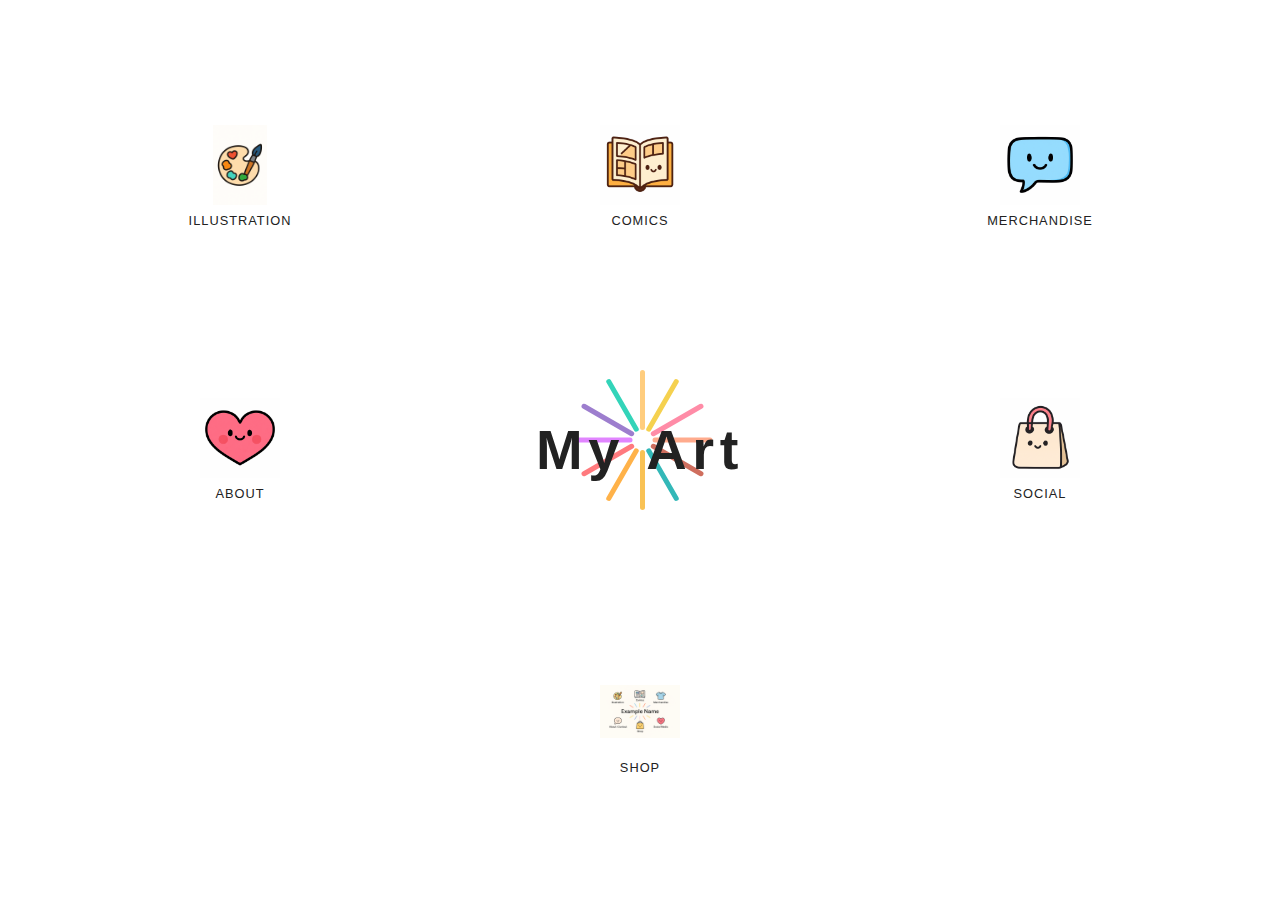
<file: index.html>
<!DOCTYPE html>
<html lang="en">
<head>
  <meta charset="UTF-8" />
  <meta name="viewport" content="width=device-width, initial-scale=1.0" />
  <title>Portfolio Home</title>
  <link rel="stylesheet" href="styles.css" />
</head>
<body>
  <div class="hero-grid">
    <!-- Top row icons -->
    <a href="illustration.html" class="icon-item" style="grid-row: 1; grid-column: 1;">
      <img src="icon_illustration.png" alt="Illustration icon" />
      <span>Illustration</span>
    </a>
    <a href="comics.html" class="icon-item" style="grid-row: 1; grid-column: 2;">
      <img src="icon_comics.png" alt="Comics icon" />
      <span>Comics</span>
    </a>
    <a href="merchandise.html" class="icon-item" style="grid-row: 1; grid-column: 3;">
      <img src="icon_merchandise.png" alt="Merchandise icon" />
      <span>Merchandise</span>
    </a>

    <!-- Middle left and right icons -->
    <a href="about.html" class="icon-item" style="grid-row: 2; grid-column: 1;">
      <img src="icon_about.png" alt="About icon" />
      <span>About</span>
    </a>
    <a href="social.html" class="icon-item" style="grid-row: 2; grid-column: 3;">
      <img src="icon_social.png" alt="Social media icon" />
      <span>Social</span>
    </a>

    <!-- Bottom middle icon -->
    <a href="shop.html" class="icon-item" style="grid-row: 3; grid-column: 2;">
      <img src="icon_shop.png" alt="Shop icon" />
      <span>Shop</span>
    </a>

    <!-- Central hero -->
    <div class="hero" style="grid-row: 2; grid-column: 2;">
      <h1>My&nbsp;Art</h1>
      <div class="burst">
        <!-- Colourful rays around the hero name -->
        <span style="--angle: 0deg; --color: #f7b32b;"></span>
        <span style="--angle: 30deg; --color: #ff9f1c;"></span>
        <span style="--angle: 60deg; --color: #ff595e;"></span>
        <span style="--angle: 90deg; --color: #d966ff;"></span>
        <span style="--angle: 120deg; --color: #845ec2;"></span>
        <span style="--angle: 150deg; --color: #00c9a7;"></span>
        <span style="--angle: 180deg; --color: #ffc15e;"></span>
        <span style="--angle: 210deg; --color: #f3c623;"></span>
        <span style="--angle: 240deg; --color: #ff6f91;"></span>
        <span style="--angle: 270deg; --color: #ff9671;"></span>
        <span style="--angle: 300deg; --color: #c34a36;"></span>
        <span style="--angle: 330deg; --color: #00a6a6;"></span>
      </div>
    </div>
  </div>
  <script src="script.js"></script>
</body>
</html>
</file>
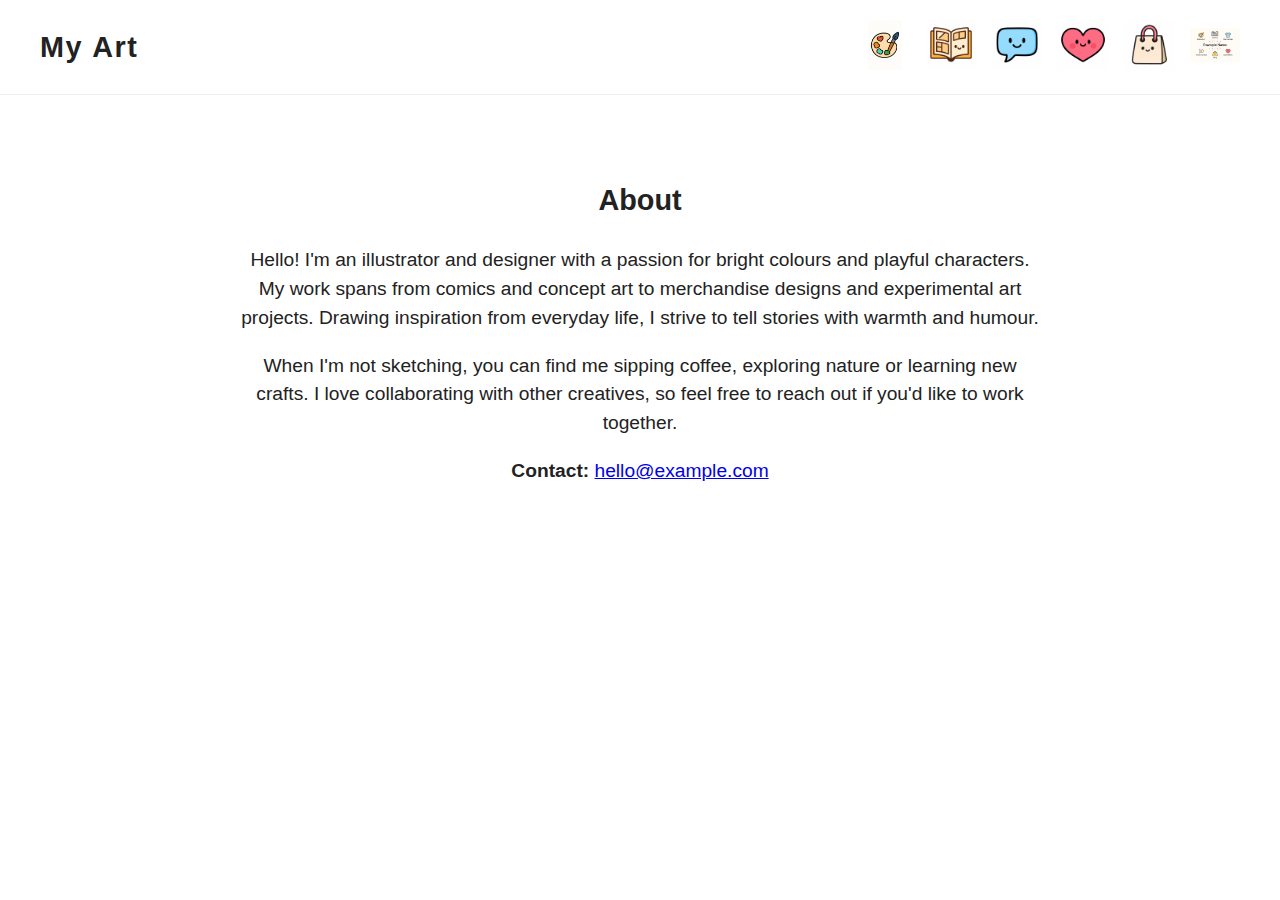
<file: about.html>
<!DOCTYPE html>
<html lang="en">
<head>
  <meta charset="UTF-8" />
  <meta name="viewport" content="width=device-width, initial-scale=1.0" />
  <title>About</title>
  <link rel="stylesheet" href="styles.css" />
</head>
<body>
  <header class="site-header">
    <div class="logo"><a href="index.html">My&nbsp;Art</a></div>
    <nav class="nav-icons">
      <a href="illustration.html" class="nav-item"><img src="icon_illustration.png" alt="Illustration" /></a>
      <a href="comics.html" class="nav-item"><img src="icon_comics.png" alt="Comics" /></a>
      <a href="merchandise.html" class="nav-item"><img src="icon_merchandise.png" alt="Merchandise" /></a>
      <a href="about.html" class="nav-item"><img src="icon_about.png" alt="About" /></a>
      <a href="social.html" class="nav-item"><img src="icon_social.png" alt="Social" /></a>
      <a href="shop.html" class="nav-item"><img src="icon_shop.png" alt="Shop" /></a>
    </nav>
  </header>
  <main>
    <div class="message-container">
      <h2>About</h2>
      <p>Hello! I'm an illustrator and designer with a passion for bright colours and playful characters. My work spans from comics and concept art to merchandise designs and experimental art projects. Drawing inspiration from everyday life, I strive to tell stories with warmth and humour.</p>
      <p>When I'm not sketching, you can find me sipping coffee, exploring nature or learning new crafts. I love collaborating with other creatives, so feel free to reach out if you'd like to work together.</p>
      <p><strong>Contact:</strong> <a href="mailto:hello@example.com">hello@example.com</a></p>
    </div>
  </main>
  <script src="script.js"></script>
</body>
</html>
</file>
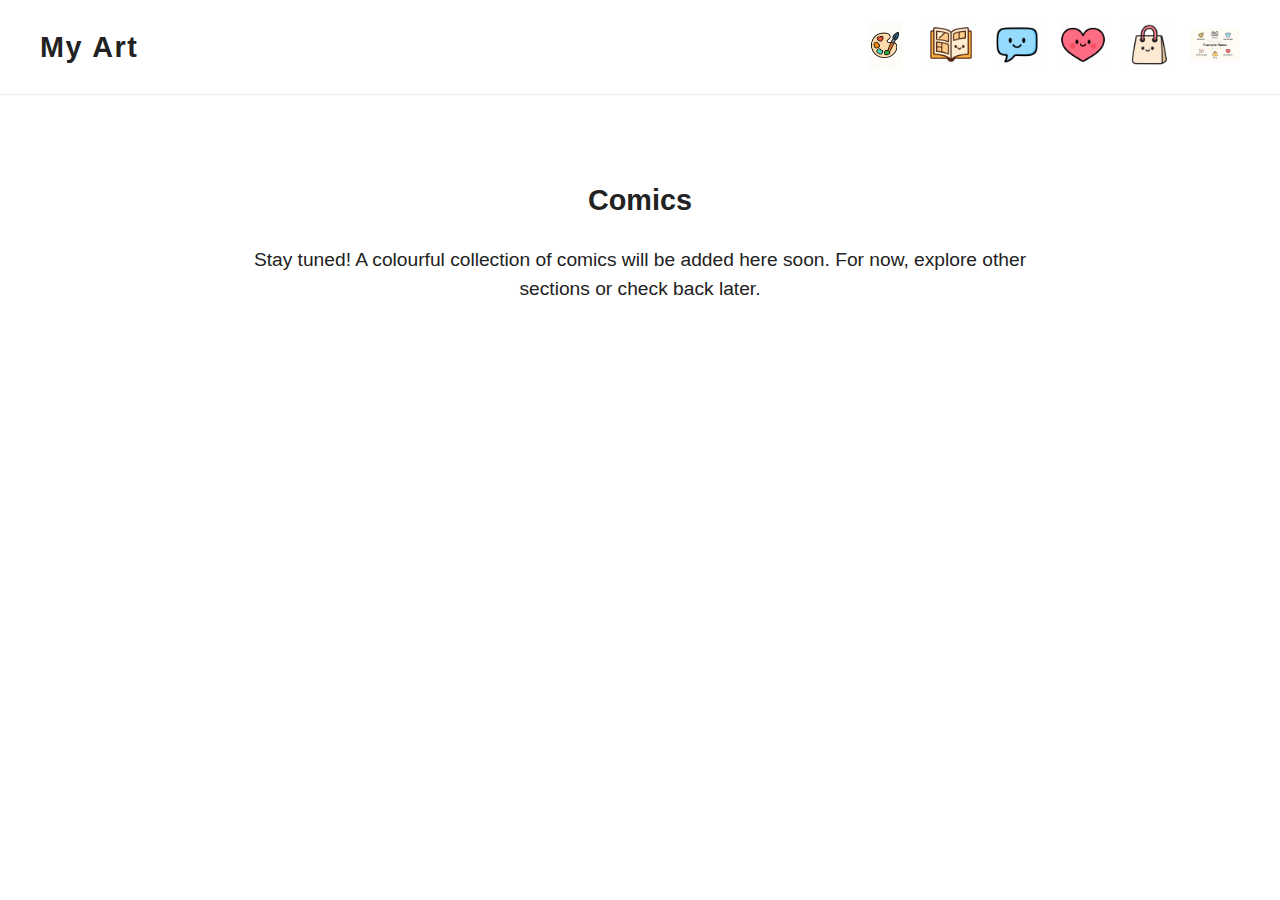
<file: comics.html>
<!DOCTYPE html>
<html lang="en">
<head>
  <meta charset="UTF-8" />
  <meta name="viewport" content="width=device-width, initial-scale=1.0" />
  <title>Comics</title>
  <link rel="stylesheet" href="styles.css" />
</head>
<body>
  <header class="site-header">
    <div class="logo"><a href="index.html">My&nbsp;Art</a></div>
    <nav class="nav-icons">
      <a href="illustration.html" class="nav-item"><img src="icon_illustration.png" alt="Illustration" /></a>
      <a href="comics.html" class="nav-item"><img src="icon_comics.png" alt="Comics" /></a>
      <a href="merchandise.html" class="nav-item"><img src="icon_merchandise.png" alt="Merchandise" /></a>
      <a href="about.html" class="nav-item"><img src="icon_about.png" alt="About" /></a>
      <a href="social.html" class="nav-item"><img src="icon_social.png" alt="Social" /></a>
      <a href="shop.html" class="nav-item"><img src="icon_shop.png" alt="Shop" /></a>
    </nav>
  </header>
  <main>
    <div class="message-container">
      <h2>Comics</h2>
      <p>Stay tuned! A colourful collection of comics will be added here soon. For now, explore other sections or check back later.</p>
    </div>
  </main>
  <script src="script.js"></script>
</body>
</html>
</file>
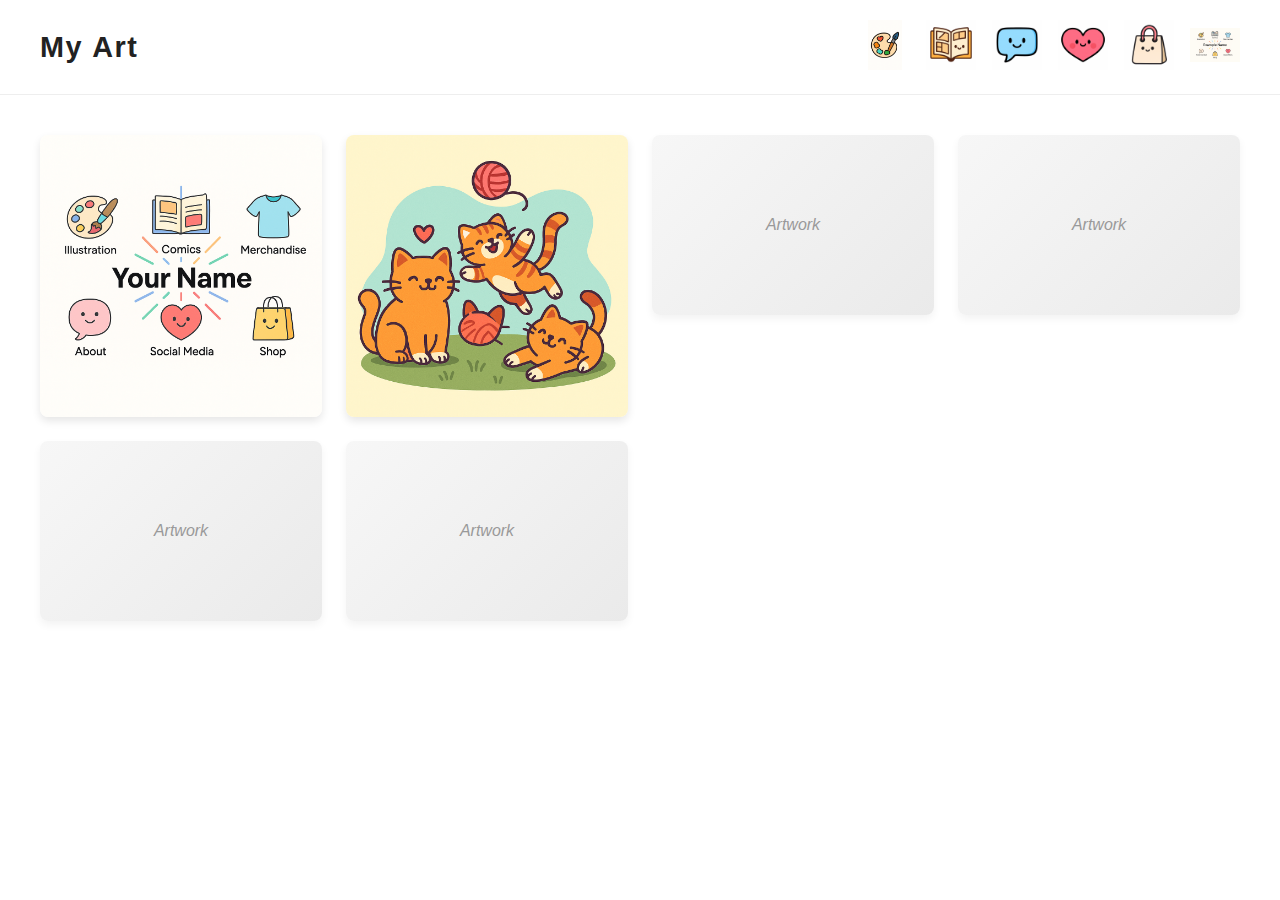
<file: illustration.html>
<!DOCTYPE html>
<html lang="en">
<head>
  <meta charset="UTF-8" />
  <meta name="viewport" content="width=device-width, initial-scale=1.0" />
  <title>Illustration Gallery</title>
  <link rel="stylesheet" href="styles.css" />
</head>
<body>
  <header class="site-header">
    <div class="logo"><a href="index.html">My&nbsp;Art</a></div>
    <nav class="nav-icons">
      <a href="illustration.html" class="nav-item"><img src="icon_illustration.png" alt="Illustration" /></a>
      <a href="comics.html" class="nav-item"><img src="icon_comics.png" alt="Comics" /></a>
      <a href="merchandise.html" class="nav-item"><img src="icon_merchandise.png" alt="Merchandise" /></a>
      <a href="about.html" class="nav-item"><img src="icon_about.png" alt="About" /></a>
      <a href="social.html" class="nav-item"><img src="icon_social.png" alt="Social" /></a>
      <a href="shop.html" class="nav-item"><img src="icon_shop.png" alt="Shop" /></a>
    </nav>
  </header>
  <main>
    <div class="gallery">
      <div class="art-card"><img src="art1.png" alt="Colourful illustration 1" /></div>
      <div class="art-card"><img src="art2.png" alt="Colourful illustration 2" /></div>
      <div class="art-card placeholder"></div>
      <div class="art-card placeholder"></div>
      <div class="art-card placeholder"></div>
      <div class="art-card placeholder"></div>
    </div>
  </main>
  <!-- Back to top button -->
  <div class="to-top">▲</div>
  <script src="script.js"></script>
</body>
</html>
</file>
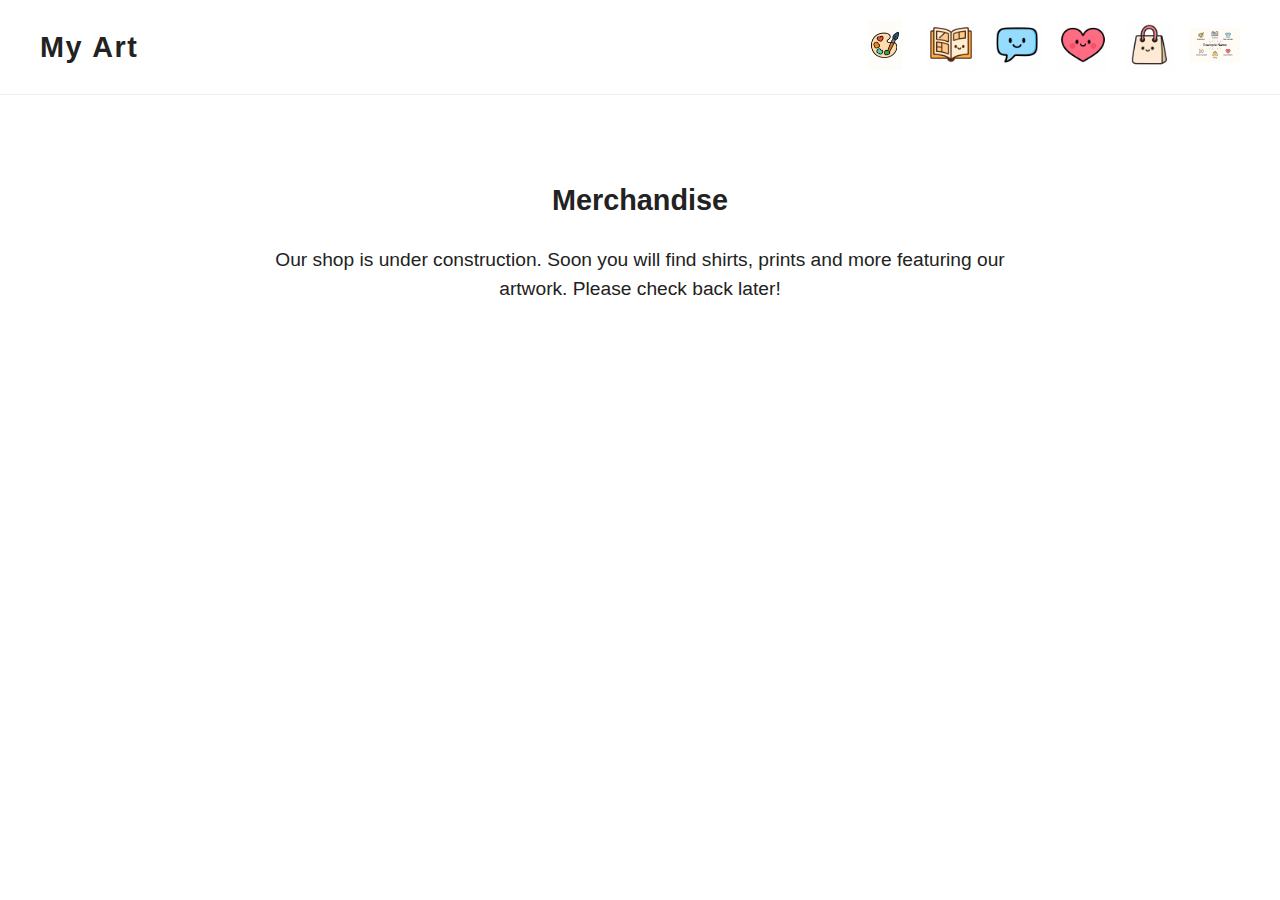
<file: merchandise.html>
<!DOCTYPE html>
<html lang="en">
<head>
  <meta charset="UTF-8" />
  <meta name="viewport" content="width=device-width, initial-scale=1.0" />
  <title>Merchandise</title>
  <link rel="stylesheet" href="styles.css" />
</head>
<body>
  <header class="site-header">
    <div class="logo"><a href="index.html">My&nbsp;Art</a></div>
    <nav class="nav-icons">
      <a href="illustration.html" class="nav-item"><img src="icon_illustration.png" alt="Illustration" /></a>
      <a href="comics.html" class="nav-item"><img src="icon_comics.png" alt="Comics" /></a>
      <a href="merchandise.html" class="nav-item"><img src="icon_merchandise.png" alt="Merchandise" /></a>
      <a href="about.html" class="nav-item"><img src="icon_about.png" alt="About" /></a>
      <a href="social.html" class="nav-item"><img src="icon_social.png" alt="Social" /></a>
      <a href="shop.html" class="nav-item"><img src="icon_shop.png" alt="Shop" /></a>
    </nav>
  </header>
  <main>
    <div class="message-container">
      <h2>Merchandise</h2>
      <p>Our shop is under construction. Soon you will find shirts, prints and more featuring our artwork. Please check back later!</p>
    </div>
  </main>
  <script src="script.js"></script>
</body>
</html>
</file>
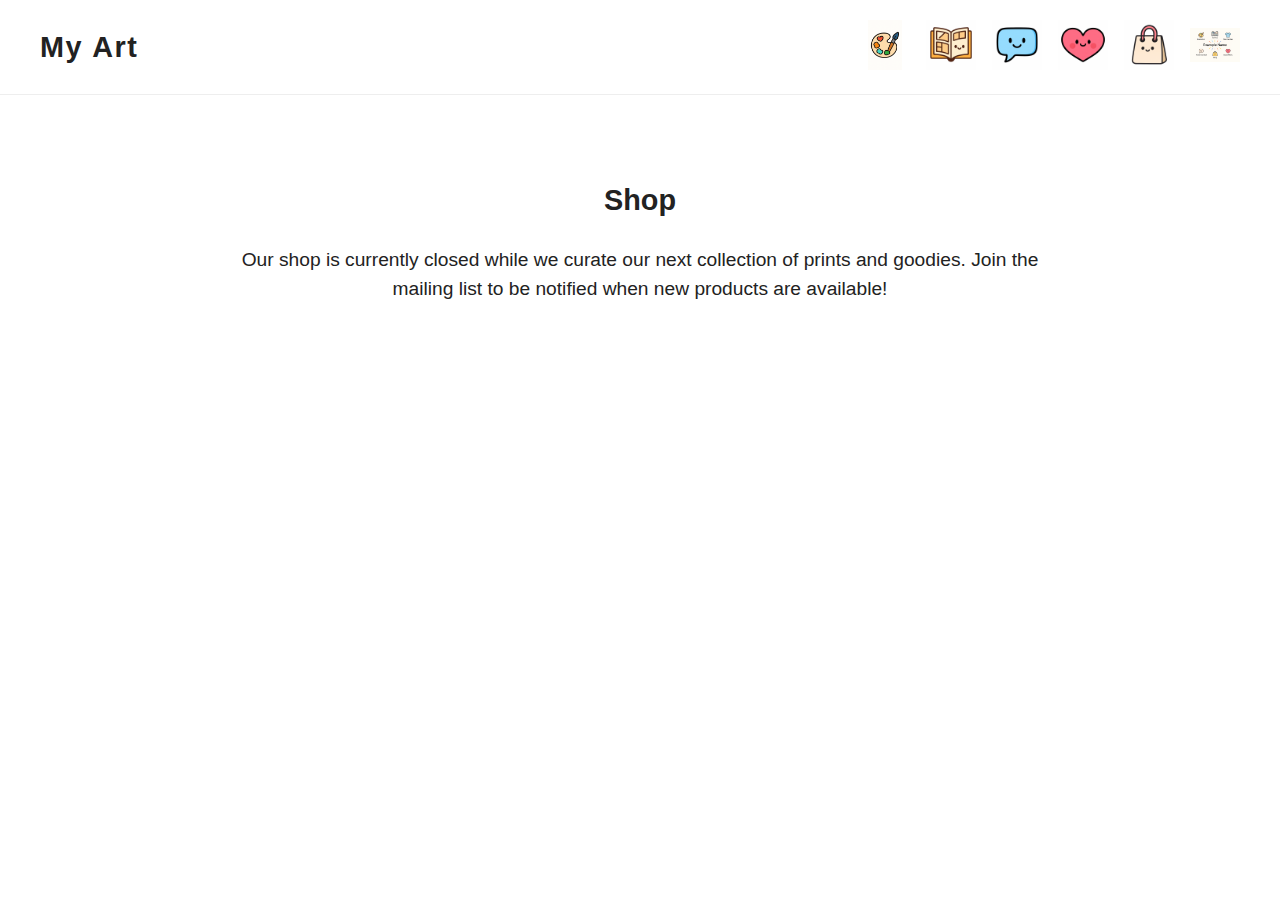
<file: shop.html>
<!DOCTYPE html>
<html lang="en">
<head>
  <meta charset="UTF-8" />
  <meta name="viewport" content="width=device-width, initial-scale=1.0" />
  <title>Shop</title>
  <link rel="stylesheet" href="styles.css" />
</head>
<body>
  <header class="site-header">
    <div class="logo"><a href="index.html">My&nbsp;Art</a></div>
    <nav class="nav-icons">
      <a href="illustration.html" class="nav-item"><img src="icon_illustration.png" alt="Illustration" /></a>
      <a href="comics.html" class="nav-item"><img src="icon_comics.png" alt="Comics" /></a>
      <a href="merchandise.html" class="nav-item"><img src="icon_merchandise.png" alt="Merchandise" /></a>
      <a href="about.html" class="nav-item"><img src="icon_about.png" alt="About" /></a>
      <a href="social.html" class="nav-item"><img src="icon_social.png" alt="Social" /></a>
      <a href="shop.html" class="nav-item"><img src="icon_shop.png" alt="Shop" /></a>
    </nav>
  </header>
  <main>
    <div class="message-container">
      <h2>Shop</h2>
      <p>Our shop is currently closed while we curate our next collection of prints and goodies. Join the mailing list to be notified when new products are available!</p>
    </div>
  </main>
  <script src="script.js"></script>
</body>
</html>
</file>
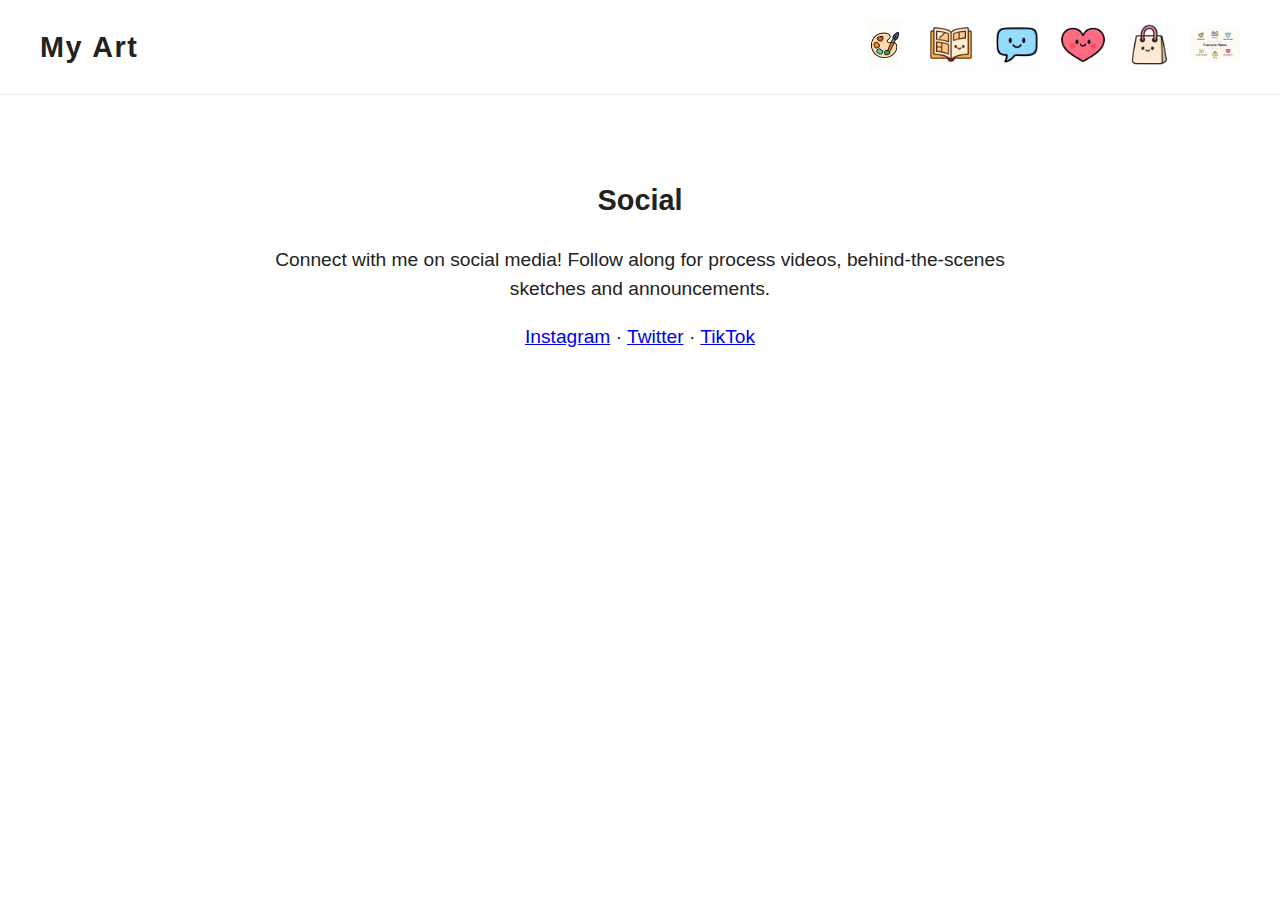
<file: social.html>
<!DOCTYPE html>
<html lang="en">
<head>
  <meta charset="UTF-8" />
  <meta name="viewport" content="width=device-width, initial-scale=1.0" />
  <title>Social</title>
  <link rel="stylesheet" href="styles.css" />
</head>
<body>
  <header class="site-header">
    <div class="logo"><a href="index.html">My&nbsp;Art</a></div>
    <nav class="nav-icons">
      <a href="illustration.html" class="nav-item"><img src="icon_illustration.png" alt="Illustration" /></a>
      <a href="comics.html" class="nav-item"><img src="icon_comics.png" alt="Comics" /></a>
      <a href="merchandise.html" class="nav-item"><img src="icon_merchandise.png" alt="Merchandise" /></a>
      <a href="about.html" class="nav-item"><img src="icon_about.png" alt="About" /></a>
      <a href="social.html" class="nav-item"><img src="icon_social.png" alt="Social" /></a>
      <a href="shop.html" class="nav-item"><img src="icon_shop.png" alt="Shop" /></a>
    </nav>
  </header>
  <main>
    <div class="message-container">
      <h2>Social</h2>
      <p>Connect with me on social media! Follow along for process videos, behind-the-scenes sketches and announcements.</p>
      <p>
        <a href="#" target="_blank" rel="noopener noreferrer">Instagram</a> ·
        <a href="#" target="_blank" rel="noopener noreferrer">Twitter</a> ·
        <a href="#" target="_blank" rel="noopener noreferrer">TikTok</a>
      </p>
    </div>
  </main>
  <script src="script.js"></script>
</body>
</html>
</file>
<file: styles.css>
/* General styles */
html, body {
  margin: 0;
  padding: 0;
  min-height: 100%;
  font-family: 'Segoe UI', Tahoma, Geneva, Verdana, sans-serif;
  background-color: #ffffff;
  color: #222222;
}

/* Home page layout */
.hero-grid {
  display: grid;
  grid-template-columns: repeat(3, 1fr);
  grid-template-rows: repeat(3, auto);
  height: 100vh;
  align-items: center;
  justify-items: center;
  padding: 40px;
  box-sizing: border-box;
}

.hero {
  position: relative;
  text-align: center;
}

.hero h1 {
  font-size: 3.5rem;
  margin: 0;
  line-height: 1.1;
  letter-spacing: 0.1em;
  font-weight: 700;
  position: relative;
  z-index: 2;
}

/* Burst of colourful rays around the hero name */
.burst {
  position: absolute;
  top: 50%;
  left: 50%;
  width: 280px;
  height: 280px;
  transform: translate(-50%, -50%);
  pointer-events: none;
}

.burst span {
  position: absolute;
  top: 50%;
  left: 50%;
  width: 5px;
  height: 60px;
  background-color: var(--color);
  transform-origin: center -10px;
  transform: rotate(var(--angle));
  border-radius: 3px;
  opacity: 0.8;
}

/* Icon items on the home page */
.icon-item {
  text-decoration: none;
  color: inherit;
  display: flex;
  flex-direction: column;
  align-items: center;
  transition: transform 0.25s ease;
}

.icon-item img {
  width: 80px;
  height: 80px;
  object-fit: contain;
  margin-bottom: 8px;
}

.icon-item span {
  font-size: 0.8rem;
  text-transform: uppercase;
  letter-spacing: 1px;
  text-align: center;
}

.icon-item:hover {
  transform: translateY(-6px) scale(1.05);
}

/* Site header on inner pages */
.site-header {
  display: flex;
  justify-content: space-between;
  align-items: center;
  padding: 20px 40px;
  border-bottom: 1px solid #eee;
}

.logo a {
  font-size: 1.8rem;
  text-decoration: none;
  color: #222;
  font-weight: bold;
  letter-spacing: 0.05em;
}

.nav-icons {
  display: flex;
  gap: 16px;
}

.nav-icons .nav-item {
  display: inline-block;
}

.nav-icons img {
  width: 50px;
  height: 50px;
  object-fit: contain;
  transition: transform 0.25s ease;
}

.nav-icons img:hover {
  transform: translateY(-4px) scale(1.05);
}

/* Gallery layout */
.gallery {
  display: grid;
  grid-template-columns: repeat(auto-fit, minmax(250px, 1fr));
  gap: 24px;
  padding: 40px;
  box-sizing: border-box;
}

.art-card img {
  width: 100%;
  display: block;
  border-radius: 8px;
  box-shadow: 0 4px 8px rgba(0, 0, 0, 0.1);
}

.art-card.placeholder {
  height: 180px;
  background: linear-gradient(135deg, #f7f7f7, #eaeaea);
  border-radius: 8px;
  position: relative;
  box-shadow: 0 4px 8px rgba(0, 0, 0, 0.05);
}

.art-card.placeholder::after {
  content: 'Artwork';
  position: absolute;
  top: 50%;
  left: 50%;
  transform: translate(-50%, -50%);
  font-size: 1rem;
  color: #999999;
  font-style: italic;
}

/* Simple message pages */
.message-container {
  padding: 60px;
  text-align: center;
  font-size: 1.2rem;
  line-height: 1.5;
  max-width: 800px;
  margin: 0 auto;
}

/* Back to top button */
.to-top {
  position: fixed;
  bottom: 30px;
  right: 30px;
  width: 50px;
  height: 50px;
  background-color: #ffe68b;
  border-radius: 50%;
  display: flex;
  align-items: center;
  justify-content: center;
  cursor: pointer;
  box-shadow: 0 3px 6px rgba(0,0,0,0.15);
  opacity: 0;
  visibility: hidden;
  transition: opacity 0.3s ease, visibility 0.3s ease;
  font-size: 1.5rem;
  user-select: none;
}

.to-top.visible {
  opacity: 1;
  visibility: visible;
}
</file>
